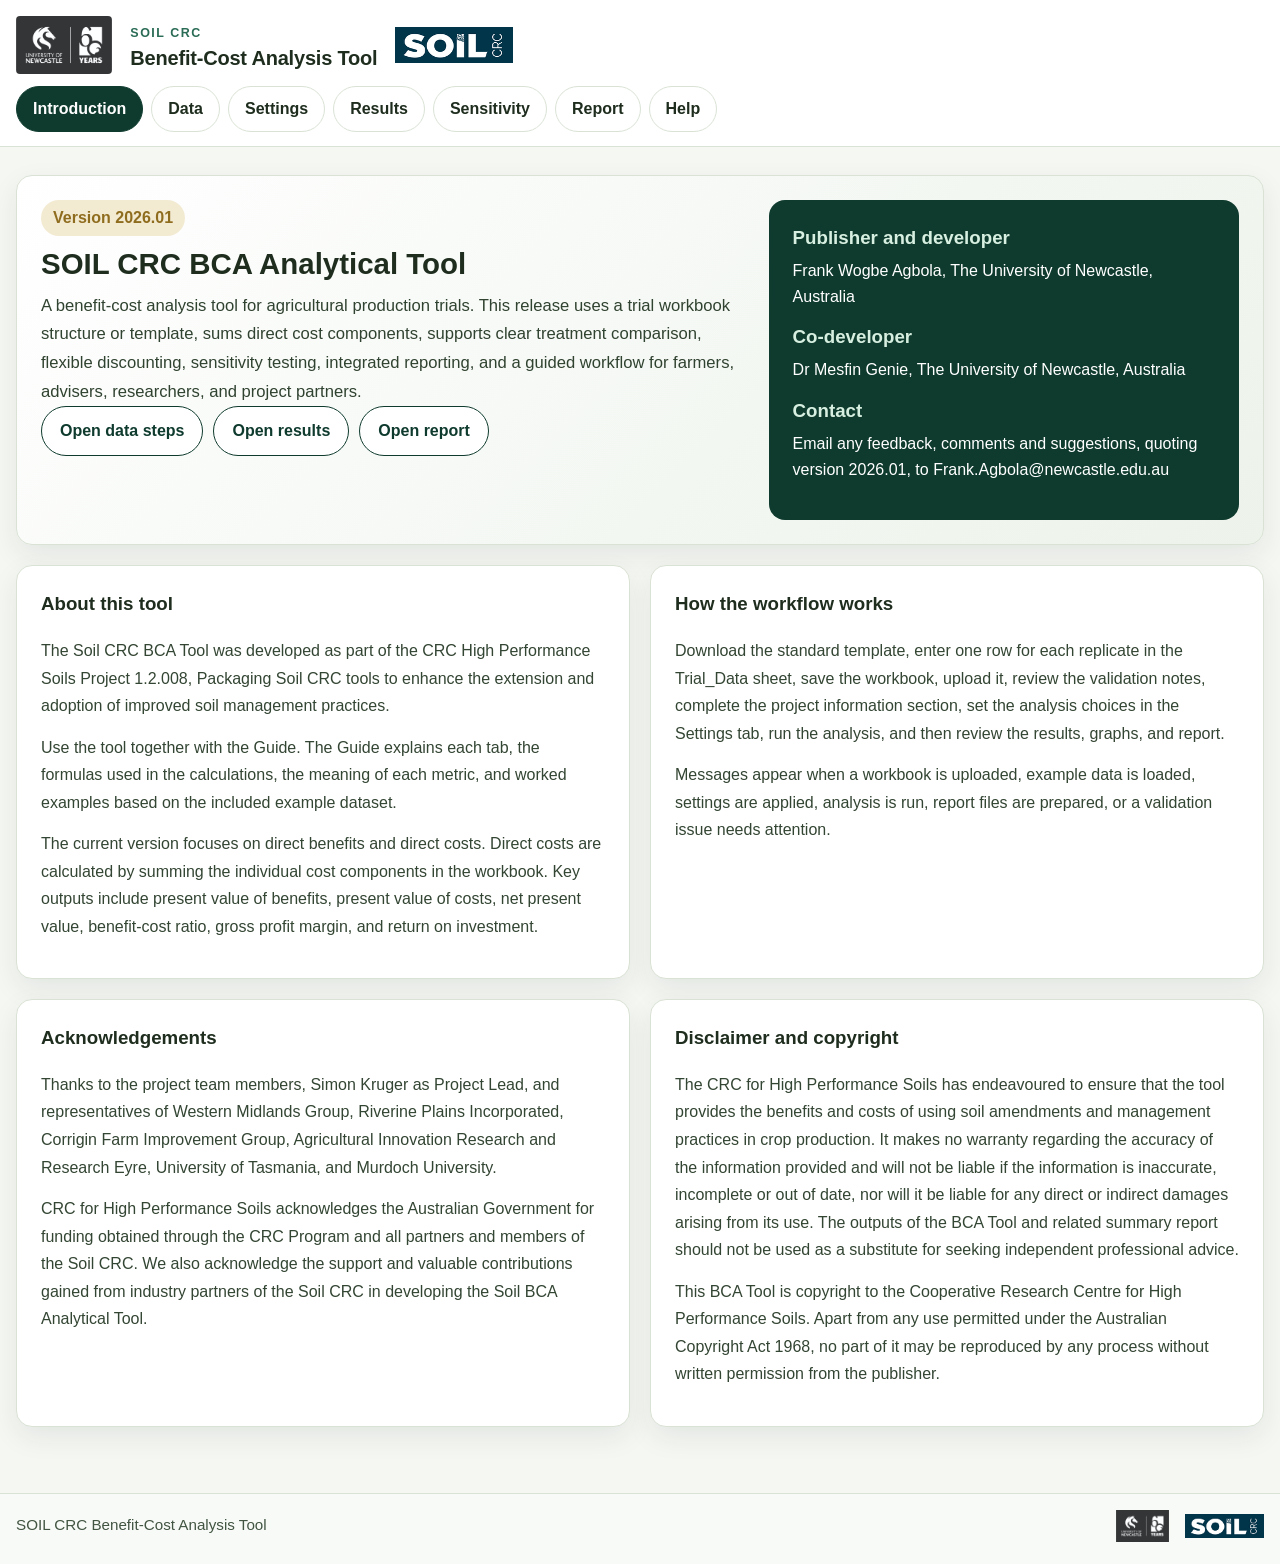
<file: index.html>
<!doctype html>
<html lang="en">
<head>
  <meta charset="utf-8" />
  <meta name="viewport" content="width=device-width, initial-scale=1" />
  <title>SOIL CRC Benefit-Cost Analysis Tool</title>
  <link rel="stylesheet" href="styles.css" />
</head>
<body>
  <div class="toast-stack" id="toastStack" aria-live="polite" aria-atomic="true"></div>

  <header class="site-header">
    <div class="container header-shell">
      <div class="brand-wrap">
        <img src="logo_university_newcastle.jpg" alt="University of Newcastle logo" class="brand-logo brand-logo-uon">
        <div class="brand-copy">
          <div class="eyebrow">SOIL CRC</div>
          <h1>Benefit-Cost Analysis Tool</h1>
        </div>
        <img src="logo_soil_crc.png" alt="SOIL CRC logo" class="brand-logo brand-logo-soil">
      </div>
    </div>
    <nav class="container tabs" aria-label="Primary tabs">
      <button class="tab active" data-tab="intro">Introduction</button>
      <button class="tab" data-tab="data">Data</button>
      <button class="tab" data-tab="settings">Settings</button>
      <button class="tab" data-tab="results">Results</button>
      <button class="tab" data-tab="sensitivity">Sensitivity</button>
      <button class="tab" data-tab="report">Report</button>
      <button class="tab" data-tab="help">Help</button>
    </nav>
  </header>

  <main class="container main-area">
    <section id="tab-intro" class="panel active">
      <div class="hero card intro-hero">
        <div class="hero-left">
          <div class="hero-badge">Version 2026.01</div>
          <h2>SOIL CRC BCA Analytical Tool</h2>
          <p class="lead">A benefit-cost analysis tool for agricultural production trials. This release uses a trial workbook structure or template, sums direct cost components, supports clear treatment comparison, flexible discounting, sensitivity testing, integrated reporting, and a guided workflow for farmers, advisers, researchers, and project partners.</p>
          <div class="hero-actions">
            <button class="btn btn-ghost jump" data-target="data" type="button">Open data steps</button>
            <button class="btn btn-ghost jump" data-target="results" type="button">Open results</button>
            <button class="btn btn-ghost jump" data-target="report" type="button">Open report</button>
          </div>
        </div>
        <div class="hero-right">
          <div class="cover-panel">
            <h3>Publisher and developer</h3>
            <p>Frank Wogbe Agbola, The University of Newcastle, Australia</p>
            <h3>Co-developer</h3>
            <p>Dr Mesfin Genie, The University of Newcastle, Australia</p>
            <h3>Contact</h3>
            <p>Email any feedback, comments and suggestions, quoting version 2026.01, to Frank.Agbola@newcastle.edu.au</p>
          </div>
        </div>
      </div>

      <div class="grid two">
        <article class="card prose">
          <h3>About this tool</h3>
          <p>The Soil CRC BCA Tool was developed as part of the CRC High Performance Soils Project 1.2.008, Packaging Soil CRC tools to enhance the extension and adoption of improved soil management practices.</p>
          <p>Use the tool together with the Guide. The Guide explains each tab, the formulas used in the calculations, the meaning of each metric, and worked examples based on the included example dataset.</p>
          <p>The current version focuses on direct benefits and direct costs. Direct costs are calculated by summing the individual cost components in the workbook. Key outputs include present value of benefits, present value of costs, net present value, benefit-cost ratio, gross profit margin, and return on investment.</p>
        </article>
        <article class="card prose">
          <h3>How the workflow works</h3>
          <p>Download the standard template, enter one row for each replicate in the Trial_Data sheet, save the workbook, upload it, review the validation notes, complete the project information section, set the analysis choices in the Settings tab, run the analysis, and then review the results, graphs, and report.</p>
          <p>Messages appear when a workbook is uploaded, example data is loaded, settings are applied, analysis is run, report files are prepared, or a validation issue needs attention.</p>
        </article>
      </div>

      <div class="grid two">
        <article class="card prose">
          <h3>Acknowledgements</h3>
          <p>Thanks to the project team members, Simon Kruger as Project Lead, and representatives of Western Midlands Group, Riverine Plains Incorporated, Corrigin Farm Improvement Group, Agricultural Innovation Research and Research Eyre, University of Tasmania, and Murdoch University.</p>
          <p>CRC for High Performance Soils acknowledges the Australian Government for funding obtained through the CRC Program and all partners and members of the Soil CRC. We also acknowledge the support and valuable contributions gained from industry partners of the Soil CRC in developing the Soil BCA Analytical Tool.</p>
        </article>
        <article class="card prose">
          <h3>Disclaimer and copyright</h3>
          <p>The CRC for High Performance Soils has endeavoured to ensure that the tool provides the benefits and costs of using soil amendments and management practices in crop production. It makes no warranty regarding the accuracy of the information provided and will not be liable if the information is inaccurate, incomplete or out of date, nor will it be liable for any direct or indirect damages arising from its use. The outputs of the BCA Tool and related summary report should not be used as a substitute for seeking independent professional advice.</p>
          <p>This BCA Tool is copyright to the Cooperative Research Centre for High Performance Soils. Apart from any use permitted under the Australian Copyright Act 1968, no part of it may be reproduced by any process without written permission from the publisher.</p>
        </article>
      </div>
    </section>

    <section id="tab-data" class="panel">
      <div class="card">
        <div class="section-head">
          <div>
            <h2>Data upload and project information</h2>
            <p class="subtle">Complete these steps in order. The same project information is used at the start of the report.</p>
          </div>
          <div class="section-actions">
            <a class="btn btn-ghost" href="soil_crc_bca_template.xlsx" download id="downloadTemplateBtn" title="Download the standard Excel template">Download template</a>
            <button class="btn" id="openUploadBtn" type="button" title="Upload a completed Excel workbook">Upload workbook</button>
            <button class="btn btn-ghost" id="loadExampleBtn" type="button" title="Load the included example workbook and pre-fill the tool">Load example data</button>
            <input id="fileInput" type="file" accept=".xlsx" hidden />
          </div>
        </div>

        <div class="grid four step-grid">
          <div class="step card soft"><span class="step-no">1</span><h3>Download the template</h3><p>Use the official Excel file supplied with this tool. It contains the Trial_Data sheet and a data dictionary sheet to help with data entry.</p></div>
          <div class="step card soft"><span class="step-no">2</span><h3>Fill one row per replicate</h3><p>Each replicate should have its own row. Keep amendment names and treatment IDs consistent across replicates. The control is identified from the control treatment row in the workbook.</p></div>
          <div class="step card soft"><span class="step-no">3</span><h3>Save and upload</h3><p>Save the completed file before uploading it back into the tool. This helps avoid incomplete workbook errors.</p></div>
          <div class="step card soft"><span class="step-no">4</span><h3>Complete project details</h3><p>Enter the project details below so they can appear in the report and in the Word or PDF-ready export.</p></div>
        </div>

        <div class="upload-box">
          <button class="upload-tile" id="uploadTile" type="button" title="Click to upload your completed Excel workbook">
            <strong>Upload completed workbook</strong>
            <span>Click to choose the Excel workbook you have completed.</span>
          </button>
          <div id="uploadStatus" class="status neutral">No workbook uploaded yet.</div>
        </div>
      </div>

      <div class="grid two">
        <article class="card">
          <h3>Workbook summary</h3>
          <div class="metrics-grid mini">
            <div class="metric"><span>Workbook</span><strong id="workbookName">-</strong></div>
            <div class="metric"><span>Sheet used</span><strong id="sheetName">-</strong></div>
            <div class="metric"><span>Rows</span><strong id="rowsCount">-</strong></div>
            <div class="metric"><span>Treatments</span><strong id="treatmentsCount">-</strong></div>
            <div class="metric"><span>Control rows</span><strong id="controlsCount">-</strong></div>
            <div class="metric"><span>Rows with yield</span><strong id="yieldCount">-</strong></div>
          </div>
          <div id="validationBox" class="message info">Upload a workbook to see validation messages.</div>
        </article>
        <article class="card prose">
          <h3>What the tool checks</h3>
          <p><span class="tip" data-tip="The workbook should contain a Trial_Data sheet and the standard header row.">Template structure</span> The workbook should contain the standard Trial_Data layout.</p>
          <p><span class="tip" data-tip="Treatment names should be consistent across replicate rows for the same treatment.">Treatment consistency</span> Treatment names, IDs and control flags should be filled in clearly.</p>
          <p><span class="tip" data-tip="The tool uses the main direct cost components reported in the workbook, such as seed, total labour, total machinery, fertiliser, pesticides, fuel, marketing, repairs and maintenance, support services, electricity, water, insurance services, overheads, interest paid on loans, structure maintenance, and other costs.">Costs</span> Yield and direct cost values should be numeric where they are provided.</p>
          <p><span class="tip" data-tip="A control is needed so the tool can compare treatments against a reference practice.">Control rows</span> At least one control row should be present for the control treatment.</p>
        </article>
      </div>

      <div class="card">
        <div class="section-head">
          <div>
            <h3>Project details for the report</h3>
            <p class="subtle">These fields are shown at the beginning of the report and help tailor the narrative to the project.</p>
          </div>
        </div>
        <div class="form-grid wide-grid">
          <label><span>Name of project</span><input id="projectName" type="text" placeholder="Enter the project name" /></label>
          <label><span>Name of collaborators</span><input id="collaborators" type="text" placeholder="Enter the collaborators or project team" /></label>
          <label><span>Funding agency</span><input id="fundingAgency" type="text" placeholder="Enter the funding agency" /></label>
          <label class="full"><span>Project summary (up to 100 words)</span><textarea id="projectSummary" rows="4" maxlength="800" placeholder="Summarise the project purpose, trial focus, and intended use of the results."></textarea></label>
          <label class="full"><span>Brief description of methodology of project (site description, duration of project or field trial, agronomic and management practices, up to 200 words)</span><textarea id="projectMethodology" rows="6" maxlength="1600" placeholder="Describe the trial site, duration, treatments, agronomic management, and other practical details that should appear in the report."></textarea></label>
        </div>
      </div>

      <div class="card">
        <div class="section-head">
          <div>
            <h3>Data preview</h3>
            <p class="subtle">The first cleaned rows from the uploaded workbook are shown below.</p>
          </div>
          <div class="section-actions">
            <button class="btn btn-ghost" id="downloadCsvBtn" type="button" disabled title="Download the cleaned data used by the tool as a CSV file">Download cleaned CSV</button>
          </div>
        </div>
        <div class="table-wrap"><table id="previewTable"><thead></thead><tbody></tbody></table></div>
      </div>
    </section>

    <section id="tab-settings" class="panel">
      <div class="grid two">
        <div class="card">
          <h2>Settings</h2>
          <div class="form-grid">
            <label><span>Grain price ($ per tonne)</span><input id="grainPrice" type="number" value="500" step="0.01" /></label>
            <label><span>Analysis period (years)</span><input id="analysisYears" type="number" value="10" min="1" step="1" /></label>
            <label><span>Discounting mode</span><select id="discountMode"><option value="constant">Constant rate</option><option value="increasing">Increasing rate</option><option value="declining">Declining rate</option></select></label>
            <label><span>Initial annual discount rate (%)</span><input id="discountInitial" type="number" value="5" step="0.1" /></label>
            <label><span>Later annual discount rate (%)</span><input id="discountLater" type="number" value="3" step="0.1" /></label>
            <label><span>Switch year</span><input id="discountSwitchYear" type="number" value="5" min="1" step="1" /></label>
          </div>
          <div class="settings-actions">
            <button class="btn" id="applySettingsBtn" type="button" title="Apply the current analysis settings and update the tool">Apply settings</button>
          </div>
          <div id="settingsStatus" class="message info" aria-live="polite">Current settings are shown above. Click Apply settings to confirm and refresh the analysis.</div>
        </div>
        <div class="card prose">
          <h3>How discounting is applied</h3>
          <p><span class="tip" data-tip="A constant rate uses the same annual discount rate for every year in the analysis period.">Constant rate</span> The same discount rate is used for every year.</p>
          <p><span class="tip" data-tip="An increasing schedule applies the initial rate up to the switch year and the later rate after that point.">Increasing rate</span> The initial rate applies first, then the later rate applies after the switch year.</p>
          <p><span class="tip" data-tip="A declining schedule also uses the switch year, but the later rate is lower than the initial rate.">Declining rate</span> This works in the same way, but with a lower later rate after the switch year.</p>
          <div class="logic-box" id="discountLabelBox">The active discount schedule will be shown here after analysis is run.</div>
        </div>
      </div>
    </section>

    <section id="tab-results" class="panel">
      <div class="card">
        <div class="section-head">
          <div>
            <h2>Results</h2>
            <p class="subtle">Choose the comparison mode, then run the analysis. The full table below reports all treatment results.</p>
          </div>
          <div class="section-actions">
            <button class="btn" id="runBtn" type="button" title="Calculate rankings, comparisons and headline metrics">Run Benefit-Cost Analysis</button>
            <button class="btn btn-ghost jump" data-target="report" id="reportAllBtn" type="button" title="Open the report tab with all treatment results">Report all treatment results</button>
          </div>
        </div>
        <div class="mode-row">
          <label><input type="radio" name="compareMode" value="control" checked /> Compare selected treatment against control</label>
          <label><input type="radio" name="compareMode" value="side" /> Compare two treatments side by side</label>
        </div>
        <div id="compareControlPanel" class="selector-grid">
          <label><span>Reference control</span><select id="controlSelect"></select></label>
          <label><span>Treatment to compare</span><select id="treatmentSelect"></select></label>
        </div>
        <div id="compareSidePanel" class="selector-grid hidden">
          <label><span>First treatment</span><select id="sideTreatmentA"></select></label>
          <label><span>Second treatment</span><select id="sideTreatmentB"></select></label>
        </div>
        <div id="sameTreatmentWarning" class="message warning hidden">Please choose two different treatments for side by side comparison.</div>
      </div>

      <div class="grid three results-grid">
        <div class="card metric-card"><span>Present value of benefits</span><strong id="pvBenefits">-</strong></div>
        <div class="card metric-card"><span>Present value of costs</span><strong id="pvCosts">-</strong></div>
        <div class="card metric-card"><span>Net present value</span><strong id="npvValue">-</strong></div>
        <div class="card metric-card"><span>Benefit-cost ratio</span><strong id="bcrValue">-</strong></div>
        <div class="card metric-card"><span>Gross profit margin</span><strong id="gpmValue">-</strong></div>
        <div class="card metric-card"><span>Return on investment</span><strong id="roiValue">-</strong></div>
        <div class="card metric-card"><span>Difference versus control</span><strong id="deltaValue">-</strong></div>
      </div>

      <div class="grid two">
        <div class="card"><h3>Headline interpretation</h3><p id="headlineSummary" class="summary-box">Upload data and run the analysis to view the headline interpretation.</p></div>
        <div class="card"><h3>Comparison details</h3><div class="table-wrap compact"><div id="comparisonDetails"></div></div></div>
      </div>

      <div class="card">
        <h3>Treatment ranking</h3>
        <div class="table-wrap compact"><table id="rankingTable"><thead><tr><th>Rank</th><th>Treatment</th><th>Average yield (t/ha)</th><th>Average direct costs ($/ha)</th><th>PV benefits ($/ha)</th><th>PV costs ($/ha)</th><th>NPV ($/ha)</th><th>BCR</th><th>Gross profit margin (%)</th><th>ROI (%)</th><th>Difference versus control ($/ha)</th></tr></thead><tbody></tbody></table></div>
      </div>

      <div class="grid two chart-grid">
        <div class="card"><h3>BCR graph</h3><div id="chartBcr" class="chart-box"></div></div>
        <div class="card"><h3>NPV graph</h3><div id="chartNpv" class="chart-box"></div></div>
        <div class="card"><h3>NPV difference from control</h3><div id="chartDelta" class="chart-box"></div></div>
        <div class="card"><h3>Gross profit margin graph</h3><div id="chartGpm" class="chart-box"></div></div>
        <div class="card"><h3>ROI graph</h3><div id="chartRoi" class="chart-box"></div></div>
      </div>
    </section>

    <section id="tab-sensitivity" class="panel">
      <div class="card">
        <div class="section-head">
          <div>
            <h2>Sensitivity analysis</h2>
            <p class="subtle">Enter alternative values directly to test how the selected treatment responds.</p>
          </div>
          <div class="section-actions"><button class="btn" id="runSensitivityBtn" type="button">Update sensitivity</button></div>
        </div>
        <div class="table-wrap">
          <table class="settings-table">
            <thead><tr><th>Scenario</th><th>Discount rate (%)</th><th>Grain price ($/t)</th><th>Benefits change (%)</th><th>Costs change (%)</th></tr></thead>
            <tbody>
              <tr><td>Scenario 1</td><td><input id="s1Rate" type="number" value="3" step="0.1" /></td><td><input id="s1Price" type="number" value="500" step="0.01" /></td><td><input id="s1Benefit" type="number" value="0" step="0.1" /></td><td><input id="s1Cost" type="number" value="0" step="0.1" /></td></tr>
              <tr><td>Scenario 2</td><td><input id="s2Rate" type="number" value="5" step="0.1" /></td><td><input id="s2Price" type="number" value="550" step="0.01" /></td><td><input id="s2Benefit" type="number" value="10" step="0.1" /></td><td><input id="s2Cost" type="number" value="10" step="0.1" /></td></tr>
              <tr><td>Scenario 3</td><td><input id="s3Rate" type="number" value="7" step="0.1" /></td><td><input id="s3Price" type="number" value="450" step="0.01" /></td><td><input id="s3Benefit" type="number" value="-10" step="0.1" /></td><td><input id="s3Cost" type="number" value="15" step="0.1" /></td></tr>
            </tbody>
          </table>
        </div>
      </div>
      <div class="card">
        <div class="table-wrap compact"><table id="sensitivityTable"><thead><tr><th>Scenario</th><th>Discount rate (%)</th><th>Grain price ($/t)</th><th>Benefits change (%)</th><th>Costs change (%)</th><th>PV benefits ($/ha)</th><th>PV costs ($/ha)</th><th>NPV ($/ha)</th><th>BCR</th><th>Gross profit margin (%)</th></tr></thead><tbody></tbody></table></div>
      </div>
    </section>

    <section id="tab-report" class="panel">
      <div class="grid two">
        <div class="card prose">
          <div class="section-head">
            <div>
              <h2>Report</h2>
              <p class="subtle">Part A reproduces the project information you entered in the Data tab. Part B combines the analysis with a narrative summary.</p>
            </div>
            <div class="section-actions">
              <button class="btn" id="downloadWordBtn" type="button">Download Word report</button>
              <button class="btn btn-ghost" id="openPdfReportBtn" type="button">Open PDF-ready report</button>
            </div>
          </div>
          <h3>Part A: Project summary</h3>
          <div id="reportProjectSummary" class="report-summary-box"></div>
        </div>
        <div class="card prose">
          <h3>Part B: Summary source</h3>
          <div class="form-grid single-grid report-form-grid">
            <label><span>AI access</span>
              <select id="aiAccessSelect">
                <option value="none">I do not have access to ChatGPT or Copilot</option>
                <option value="chatgpt">I have access to ChatGPT</option>
                <option value="copilot">I have access to Copilot</option>
              </select>
            </label>
            <label><span>Include logos at the bottom of the report</span>
              <select id="includeReportLogos">
                <option value="yes">Yes</option>
                <option value="no">No</option>
              </select>
            </label>
          </div>
          <p class="subtle">If you use ChatGPT or Copilot, open the prepared prompt, generate the narrative, then paste it back into the box below. If you do not have access, the tool can generate a local draft summary inside the report.</p>
          <div class="section-actions">
            <button class="btn" id="openChatGPTBtn" type="button">Open in ChatGPT</button>
            <button class="btn btn-ghost" id="openCopilotBtn" type="button">Open in Copilot</button>
            <button class="btn btn-ghost" id="copyPromptBtn" type="button">Copy prompt</button>
            <button class="btn btn-ghost" id="generateLocalSummaryBtn" type="button">Generate local summary</button>
            <button class="btn btn-ghost" id="refreshReportBtn" type="button">Refresh report preview</button>
          </div>
          <label class="full"><span>AI or local summary to include in the report</span><textarea id="reportNarrative" class="prompt-box" rows="14" spellcheck="true" placeholder="Paste the ChatGPT or Copilot summary here, or click Generate local summary."></textarea></label>
          <details>
            <summary>Prepared prompt</summary>
            <textarea id="aiPromptPreview" class="prompt-box prompt-small" spellcheck="false"></textarea>
          </details>
        </div>
      </div>

      <div class="card prose">
        <h3>Report preview</h3>
        <div id="reportPreview" class="report-preview"></div>
      </div>
    </section>

    <section id="tab-help" class="panel">
      <div class="card prose">
        <div class="section-head">
          <div>
            <h2>Help and FAQ</h2>
            <p class="subtle">Practical help for farmers, advisers, and other users.</p>
          </div>
          <div class="section-actions">
            <button class="btn" id="openGuideBtn" type="button" title="Open the full user guide in a new window">Open full guide</button>
          </div>
        </div>
        <details open><summary>Why are my results missing?</summary><p>Results usually remain empty when no workbook has been uploaded, when no control rows are present, or when yield and direct cost values are missing for the selected treatments.</p></details>
        <details><summary>Why is the ranking table empty?</summary><p>The ranking table is filled after you upload a workbook and click Run Benefit-Cost Analysis in the Results tab.</p></details>
        <details><summary>How should I structure the uploaded workbook?</summary><p>Use the standard template from this tool. Enter one row per replicate in the Trial_Data sheet. Keep treatment names consistent and save the file before uploading it back into the tool.</p></details>
        <details><summary>How are direct costs calculated?</summary><p>The tool sums the individual cost components in each replicate row, including seed, labour, machinery, fertiliser, chemical, fuel, marketing, repairs, support services, electricity, water, insurance, overheads, interest paid on loans, structure maintenance, and other direct costs. The reported total farm cost column is shown in the workbook for reference only.</p></details>
        <details><summary>What do the outputs mean?</summary><p>Net present value shows benefits minus costs after discounting. Benefit-cost ratio compares discounted benefits with discounted costs. Gross profit margin shows the share of discounted benefits remaining after discounted costs are deducted. Return on investment shows net gains relative to discounted costs.</p></details>
        <details><summary>How do the two comparison modes differ?</summary><p>The first mode compares a selected treatment against the control. The second mode compares any two treatments side by side. A warning appears if the same treatment is selected twice.</p></details>
      </div>
    </section>
  </main>

  <footer class="site-footer">
    <div class="container footer-row">
      <div>SOIL CRC Benefit-Cost Analysis Tool</div>
      <div class="footer-logos">
        <img src="logo_university_newcastle.jpg" alt="" class="footer-logo footer-logo-uon">
        <img src="logo_soil_crc.png" alt="" class="footer-logo footer-logo-soil">
      </div>
    </div>
  </footer>

  <script src="app.js"></script>
</body>
</html>
</file>
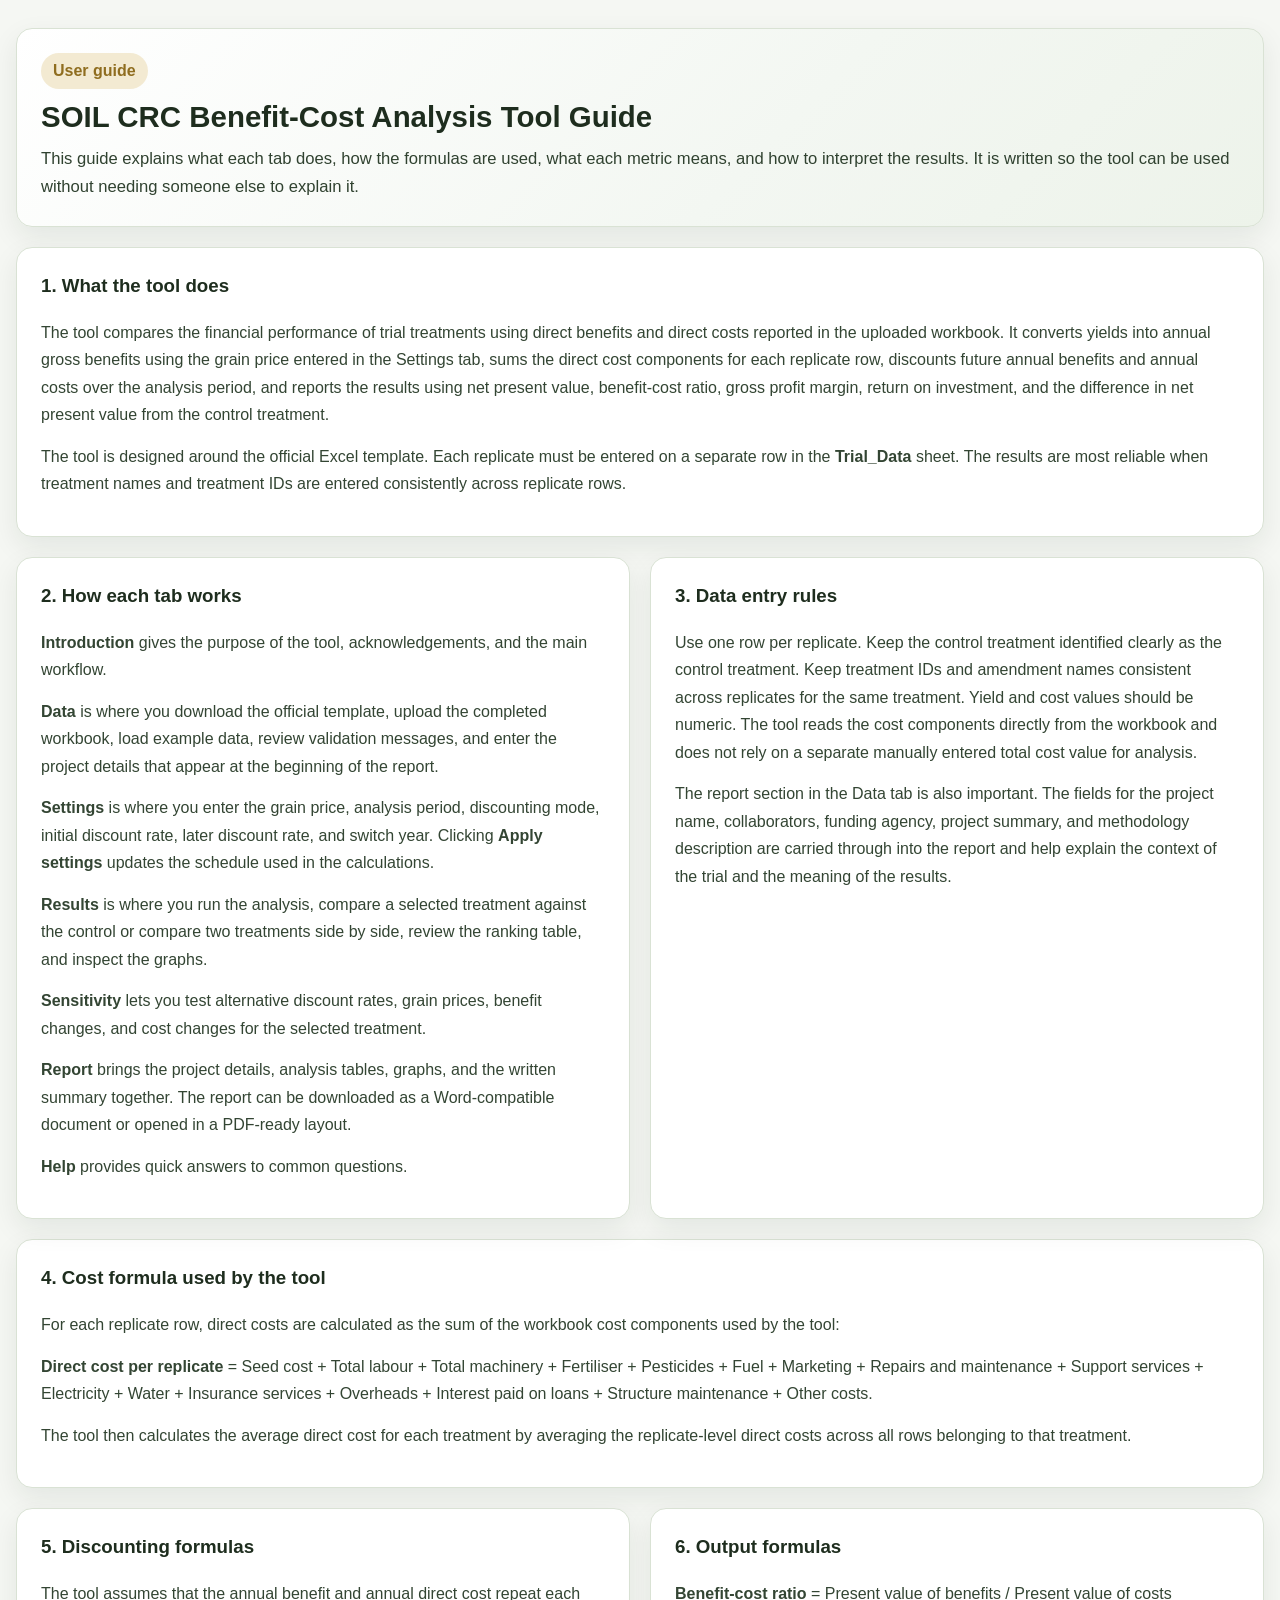
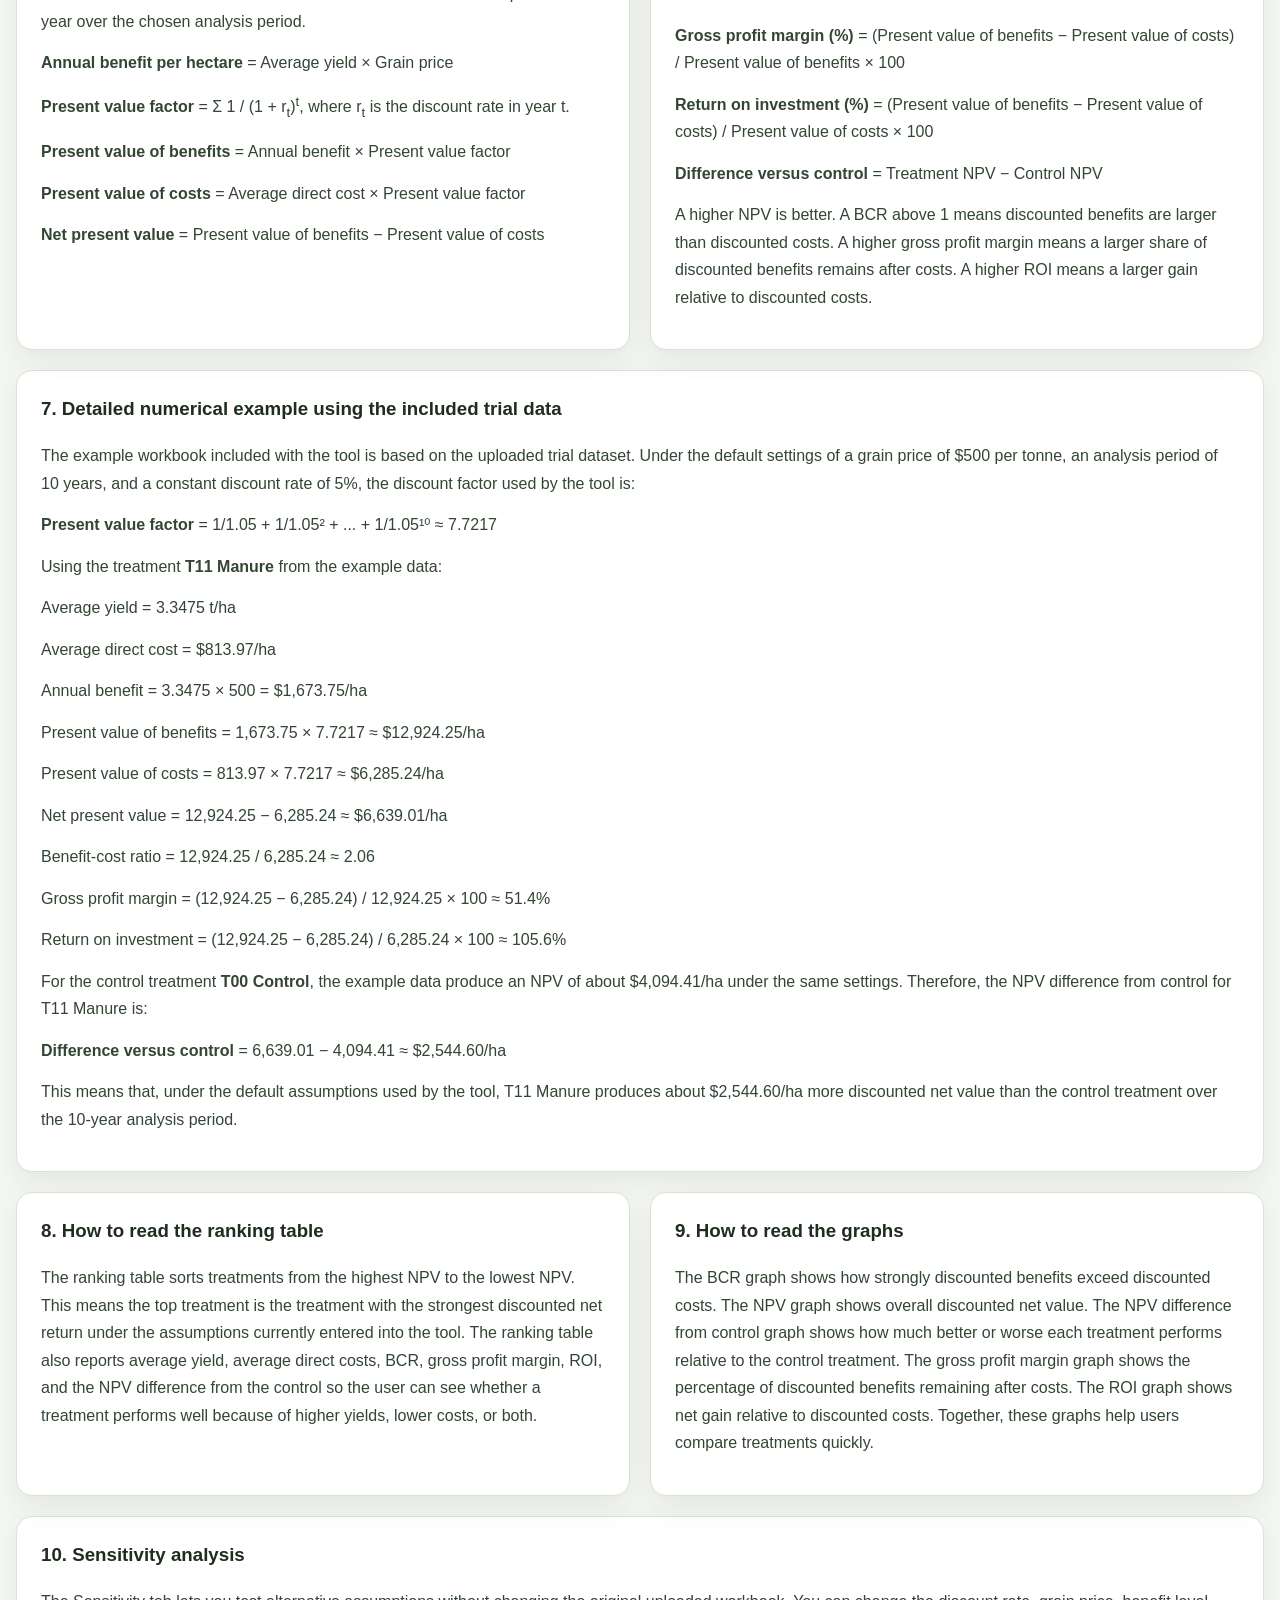
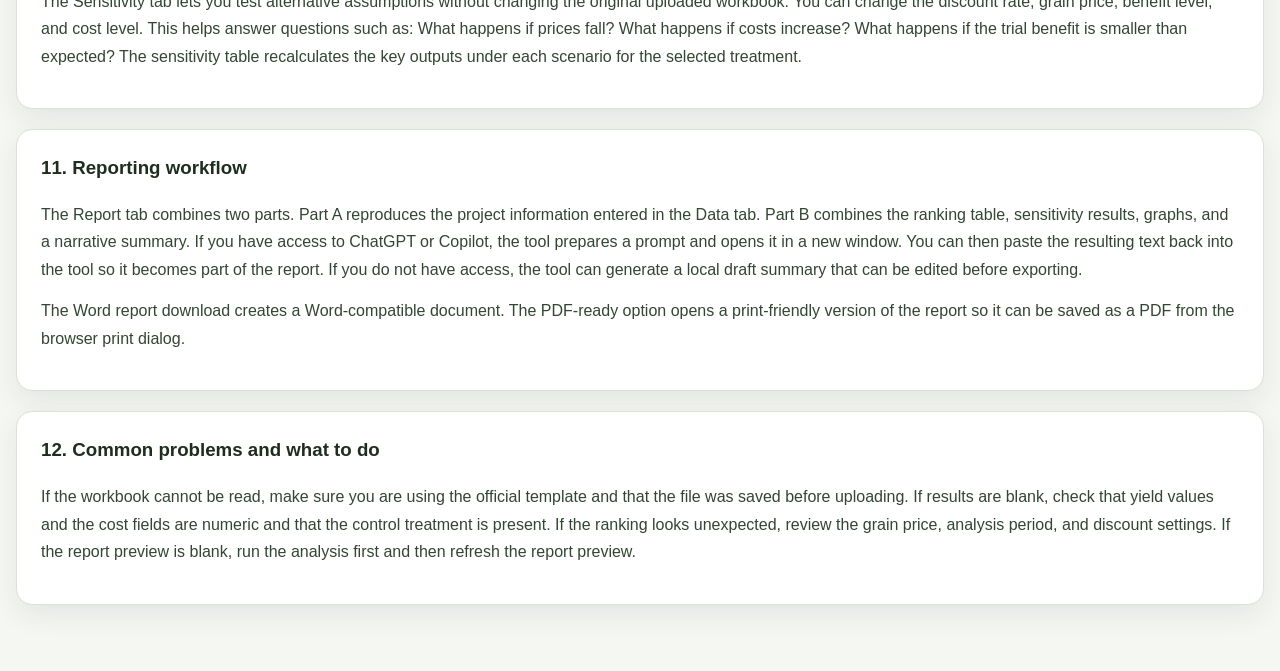
<file: guide.html>
<!doctype html>
<html lang="en">
<head>
  <meta charset="utf-8">
  <meta name="viewport" content="width=device-width, initial-scale=1">
  <title>SOIL CRC BCA Tool Guide</title>
  <link rel="stylesheet" href="styles.css">
</head>
<body class="guide-page">
  <main class="container main-area">
    <section class="card hero">
      <div>
        <div class="hero-badge">User guide</div>
        <h2>SOIL CRC Benefit-Cost Analysis Tool Guide</h2>
        <p class="lead">This guide explains what each tab does, how the formulas are used, what each metric means, and how to interpret the results. It is written so the tool can be used without needing someone else to explain it.</p>
      </div>
    </section>

    <section class="card prose">
      <h3>1. What the tool does</h3>
      <p>The tool compares the financial performance of trial treatments using direct benefits and direct costs reported in the uploaded workbook. It converts yields into annual gross benefits using the grain price entered in the Settings tab, sums the direct cost components for each replicate row, discounts future annual benefits and annual costs over the analysis period, and reports the results using net present value, benefit-cost ratio, gross profit margin, return on investment, and the difference in net present value from the control treatment.</p>
      <p>The tool is designed around the official Excel template. Each replicate must be entered on a separate row in the <strong>Trial_Data</strong> sheet. The results are most reliable when treatment names and treatment IDs are entered consistently across replicate rows.</p>
    </section>

    <section class="grid two">
      <article class="card prose">
        <h3>2. How each tab works</h3>
        <p><strong>Introduction</strong> gives the purpose of the tool, acknowledgements, and the main workflow.</p>
        <p><strong>Data</strong> is where you download the official template, upload the completed workbook, load example data, review validation messages, and enter the project details that appear at the beginning of the report.</p>
        <p><strong>Settings</strong> is where you enter the grain price, analysis period, discounting mode, initial discount rate, later discount rate, and switch year. Clicking <strong>Apply settings</strong> updates the schedule used in the calculations.</p>
        <p><strong>Results</strong> is where you run the analysis, compare a selected treatment against the control or compare two treatments side by side, review the ranking table, and inspect the graphs.</p>
        <p><strong>Sensitivity</strong> lets you test alternative discount rates, grain prices, benefit changes, and cost changes for the selected treatment.</p>
        <p><strong>Report</strong> brings the project details, analysis tables, graphs, and the written summary together. The report can be downloaded as a Word-compatible document or opened in a PDF-ready layout.</p>
        <p><strong>Help</strong> provides quick answers to common questions.</p>
      </article>
      <article class="card prose">
        <h3>3. Data entry rules</h3>
        <p>Use one row per replicate. Keep the control treatment identified clearly as the control treatment. Keep treatment IDs and amendment names consistent across replicates for the same treatment. Yield and cost values should be numeric. The tool reads the cost components directly from the workbook and does not rely on a separate manually entered total cost value for analysis.</p>
        <p>The report section in the Data tab is also important. The fields for the project name, collaborators, funding agency, project summary, and methodology description are carried through into the report and help explain the context of the trial and the meaning of the results.</p>
      </article>
    </section>

    <section class="card prose">
      <h3>4. Cost formula used by the tool</h3>
      <p>For each replicate row, direct costs are calculated as the sum of the workbook cost components used by the tool:</p>
      <p><strong>Direct cost per replicate</strong> = Seed cost + Total labour + Total machinery + Fertiliser + Pesticides + Fuel + Marketing + Repairs and maintenance + Support services + Electricity + Water + Insurance services + Overheads + Interest paid on loans + Structure maintenance + Other costs.</p>
      <p>The tool then calculates the average direct cost for each treatment by averaging the replicate-level direct costs across all rows belonging to that treatment.</p>
    </section>

    <section class="grid two">
      <article class="card prose">
        <h3>5. Discounting formulas</h3>
        <p>The tool assumes that the annual benefit and annual direct cost repeat each year over the chosen analysis period.</p>
        <p><strong>Annual benefit per hectare</strong> = Average yield × Grain price</p>
        <p><strong>Present value factor</strong> = Σ 1 / (1 + r<sub>t</sub>)<sup>t</sup>, where r<sub>t</sub> is the discount rate in year t.</p>
        <p><strong>Present value of benefits</strong> = Annual benefit × Present value factor</p>
        <p><strong>Present value of costs</strong> = Average direct cost × Present value factor</p>
        <p><strong>Net present value</strong> = Present value of benefits − Present value of costs</p>
      </article>
      <article class="card prose">
        <h3>6. Output formulas</h3>
        <p><strong>Benefit-cost ratio</strong> = Present value of benefits / Present value of costs</p>
        <p><strong>Gross profit margin (%)</strong> = (Present value of benefits − Present value of costs) / Present value of benefits × 100</p>
        <p><strong>Return on investment (%)</strong> = (Present value of benefits − Present value of costs) / Present value of costs × 100</p>
        <p><strong>Difference versus control</strong> = Treatment NPV − Control NPV</p>
        <p>A higher NPV is better. A BCR above 1 means discounted benefits are larger than discounted costs. A higher gross profit margin means a larger share of discounted benefits remains after costs. A higher ROI means a larger gain relative to discounted costs.</p>
      </article>
    </section>

    <section class="card prose">
      <h3>7. Detailed numerical example using the included trial data</h3>
      <p>The example workbook included with the tool is based on the uploaded trial dataset. Under the default settings of a grain price of $500 per tonne, an analysis period of 10 years, and a constant discount rate of 5%, the discount factor used by the tool is:</p>
      <p><strong>Present value factor</strong> = 1/1.05 + 1/1.05² + ... + 1/1.05¹⁰ ≈ 7.7217</p>
      <p>Using the treatment <strong>T11 Manure</strong> from the example data:</p>
      <p>Average yield = 3.3475 t/ha</p>
      <p>Average direct cost = $813.97/ha</p>
      <p>Annual benefit = 3.3475 × 500 = $1,673.75/ha</p>
      <p>Present value of benefits = 1,673.75 × 7.7217 ≈ $12,924.25/ha</p>
      <p>Present value of costs = 813.97 × 7.7217 ≈ $6,285.24/ha</p>
      <p>Net present value = 12,924.25 − 6,285.24 ≈ $6,639.01/ha</p>
      <p>Benefit-cost ratio = 12,924.25 / 6,285.24 ≈ 2.06</p>
      <p>Gross profit margin = (12,924.25 − 6,285.24) / 12,924.25 × 100 ≈ 51.4%</p>
      <p>Return on investment = (12,924.25 − 6,285.24) / 6,285.24 × 100 ≈ 105.6%</p>
      <p>For the control treatment <strong>T00 Control</strong>, the example data produce an NPV of about $4,094.41/ha under the same settings. Therefore, the NPV difference from control for T11 Manure is:</p>
      <p><strong>Difference versus control</strong> = 6,639.01 − 4,094.41 ≈ $2,544.60/ha</p>
      <p>This means that, under the default assumptions used by the tool, T11 Manure produces about $2,544.60/ha more discounted net value than the control treatment over the 10-year analysis period.</p>
    </section>

    <section class="grid two">
      <article class="card prose">
        <h3>8. How to read the ranking table</h3>
        <p>The ranking table sorts treatments from the highest NPV to the lowest NPV. This means the top treatment is the treatment with the strongest discounted net return under the assumptions currently entered into the tool. The ranking table also reports average yield, average direct costs, BCR, gross profit margin, ROI, and the NPV difference from the control so the user can see whether a treatment performs well because of higher yields, lower costs, or both.</p>
      </article>
      <article class="card prose">
        <h3>9. How to read the graphs</h3>
        <p>The BCR graph shows how strongly discounted benefits exceed discounted costs. The NPV graph shows overall discounted net value. The NPV difference from control graph shows how much better or worse each treatment performs relative to the control treatment. The gross profit margin graph shows the percentage of discounted benefits remaining after costs. The ROI graph shows net gain relative to discounted costs. Together, these graphs help users compare treatments quickly.</p>
      </article>
    </section>

    <section class="card prose">
      <h3>10. Sensitivity analysis</h3>
      <p>The Sensitivity tab lets you test alternative assumptions without changing the original uploaded workbook. You can change the discount rate, grain price, benefit level, and cost level. This helps answer questions such as: What happens if prices fall? What happens if costs increase? What happens if the trial benefit is smaller than expected? The sensitivity table recalculates the key outputs under each scenario for the selected treatment.</p>
    </section>

    <section class="card prose">
      <h3>11. Reporting workflow</h3>
      <p>The Report tab combines two parts. Part A reproduces the project information entered in the Data tab. Part B combines the ranking table, sensitivity results, graphs, and a narrative summary. If you have access to ChatGPT or Copilot, the tool prepares a prompt and opens it in a new window. You can then paste the resulting text back into the tool so it becomes part of the report. If you do not have access, the tool can generate a local draft summary that can be edited before exporting.</p>
      <p>The Word report download creates a Word-compatible document. The PDF-ready option opens a print-friendly version of the report so it can be saved as a PDF from the browser print dialog.</p>
    </section>

    <section class="card prose">
      <h3>12. Common problems and what to do</h3>
      <p>If the workbook cannot be read, make sure you are using the official template and that the file was saved before uploading. If results are blank, check that yield values and the cost fields are numeric and that the control treatment is present. If the ranking looks unexpected, review the grain price, analysis period, and discount settings. If the report preview is blank, run the analysis first and then refresh the report preview.</p>
    </section>
  </main>
</body>
</html>
</file>
<file: styles.css>
:root {
  --bg: #f5f7f3;
  --surface: #ffffff;
  --surface-soft: #f0f4ee;
  --surface-alt: #f8faf7;
  --text: #1e2d1e;
  --muted: #516451;
  --line: #d9e2d4;
  --green-900: #0f3b2e;
  --green-800: #1f5c49;
  --green-700: #2b6c56;
  --green-100: #dfeadf;
  --gold-100: #f3ead2;
  --gold-500: #8f6d1f;
  --warning: #8a6500;
  --warning-bg: #fff7dd;
  --info: #225a7a;
  --info-bg: #eef7fb;
  --ok: #235f35;
  --ok-bg: #edf8ef;
  --shadow: 0 10px 28px rgba(10, 38, 20, 0.08);
  --radius: 16px;
}
* { box-sizing: border-box; }
html { scroll-behavior: smooth; }
body {
  margin: 0;
  font-family: Arial, Helvetica, sans-serif;
  color: var(--text);
  background: var(--bg);
  line-height: 1.5;
}
a { color: var(--green-800); text-decoration: none; }
a:hover { text-decoration: underline; }
.container { width: min(1320px, calc(100% - 32px)); margin: 0 auto; }
.site-header {
  position: sticky;
  top: 0;
  z-index: 40;
  background: rgba(255,255,255,0.97);
  border-bottom: 1px solid var(--line);
  backdrop-filter: blur(10px);
}
.header-shell {
  display: flex;
  align-items: center;
  justify-content: space-between;
  gap: 20px;
  padding: 16px 0 12px;
}
.brand-wrap {
  display: flex;
  align-items: center;
  gap: 18px;
  min-width: 0;
}
.brand-logo { display: block; object-fit: contain; }
.brand-logo-uon {
  height: 58px;
  width: auto;
  border-radius: 4px;
}
.brand-logo-soil {
  height: 36px;
  width: auto;
  image-rendering: auto;
}
.brand-copy h1 {
  margin: 2px 0 0;
  font-size: clamp(1.25rem, 1.5vw, 1.7rem);
  line-height: 1.15;
  font-weight: 700;
  letter-spacing: -0.01em;
}
.eyebrow {
  display: inline-block;
  margin-bottom: 2px;
  font-size: 0.78rem;
  text-transform: uppercase;
  letter-spacing: 0.12em;
  color: var(--green-700);
  font-weight: 700;
}
.top-actions, .section-actions, .hero-actions {
  display: flex;
  flex-wrap: wrap;
  align-items: center;
  gap: 10px;
}
.tabs {
  display: flex;
  gap: 8px;
  overflow-x: auto;
  padding: 0 0 14px;
}
.tab {
  appearance: none;
  border: 1px solid var(--line);
  background: var(--surface);
  color: var(--text);
  border-radius: 999px;
  padding: 10px 16px;
  font-weight: 700;
  cursor: pointer;
  white-space: nowrap;
}
.tab.active, .tab:hover {
  background: var(--green-900);
  color: #fff;
  border-color: var(--green-900);
}
.main-area { padding: 28px 0 46px; }
.panel { display: none; }
.panel.active { display: block; }
.card {
  background: var(--surface);
  border: 1px solid var(--line);
  border-radius: var(--radius);
  box-shadow: var(--shadow);
  padding: 24px;
  margin-bottom: 20px;
}
.soft {
  background: var(--surface-alt);
  box-shadow: none;
}
.hero {
  display: grid;
  grid-template-columns: 1.2fr .8fr;
  gap: 22px;
  background: linear-gradient(135deg, #ffffff 0%, #f3f7f2 60%, #edf3ea 100%);
}
.hero-badge {
  display: inline-flex;
  align-items: center;
  padding: 6px 12px;
  border-radius: 999px;
  background: var(--gold-100);
  color: var(--gold-500);
  font-weight: 700;
  margin-bottom: 12px;
}
.hero h2 {
  margin: 0 0 12px;
  font-size: clamp(1.8rem, 2.3vw, 2.6rem);
  line-height: 1.08;
}
.lead {
  margin: 0;
  color: #304230;
  font-size: 1.04rem;
  line-height: 1.72;
}
.cover-panel {
  height: 100%;
  background: var(--green-900);
  color: #fff;
  border-radius: 16px;
  padding: 24px;
}
.cover-panel h3 { margin: 0 0 6px; color: #d7efe0; }
.cover-panel p { margin: 0 0 14px; line-height: 1.6; }
.grid { display: grid; gap: 20px; }
.grid.two { grid-template-columns: repeat(2, minmax(0,1fr)); }
.grid.four { grid-template-columns: repeat(4, minmax(0,1fr)); }
.results-grid { grid-template-columns: repeat(3, minmax(0,1fr)); }
.prose p { margin: 0 0 14px; line-height: 1.72; color: #334533; }
.prose h2, .prose h3, .section-head h2, .section-head h3 { margin-top: 0; }
.section-head {
  display: flex;
  align-items: flex-start;
  justify-content: space-between;
  gap: 16px;
  margin-bottom: 18px;
}
.subtle {
  margin: 6px 0 0;
  color: var(--muted);
}
.step-grid { margin-bottom: 18px; }
.step { padding: 18px; }
.step-no {
  width: 34px;
  height: 34px;
  display: grid;
  place-items: center;
  border-radius: 50%;
  background: var(--green-900);
  color: #fff;
  font-weight: 700;
  margin-bottom: 10px;
}
.upload-box { display: grid; gap: 14px; }
.upload-tile {
  width: 100%;
  padding: 24px;
  border-radius: 16px;
  border: 2px dashed #a8b9a4;
  background: #fafcf9;
  cursor: pointer;
  text-align: center;
}
.upload-tile strong {
  display: block;
  font-size: 1.05rem;
  margin-bottom: 8px;
}
.status {
  padding: 14px 16px;
  border-radius: 14px;
  font-weight: 700;
}
.status.neutral { background: #f3f5f2; color: #4d5d4d; }
.status.ok { background: var(--ok-bg); color: var(--ok); }
.status.warn { background: var(--warning-bg); color: var(--warning); }
.metrics-grid { display: grid; gap: 14px; }
.metrics-grid.mini { grid-template-columns: repeat(3, minmax(0,1fr)); }
.metric, .metric-card {
  background: var(--surface-alt);
  border: 1px solid var(--line);
  border-radius: 16px;
  padding: 16px;
}
.metric span, .metric-card span {
  display: block;
  color: var(--muted);
  font-size: 0.93rem;
  margin-bottom: 8px;
}
.metric strong { font-size: 1.16rem; line-height: 1.2; }
.metric-card strong {
  display: block;
  margin-top: 4px;
  font-size: 1.36rem;
  line-height: 1.16;
}
.form-grid, .selector-grid {
  display: grid;
  grid-template-columns: repeat(2, minmax(0,1fr));
  gap: 14px;
}
label {
  display: grid;
  gap: 8px;
  font-weight: 700;
}
label span {
  color: #334533;
  font-size: 0.95rem;
}
input, select, textarea, button { font: inherit; }
input, select, textarea {
  width: 100%;
  border: 1px solid #c9d5c5;
  border-radius: 12px;
  padding: 12px 14px;
  background: #fff;
  color: var(--text);
}
input:focus, select:focus, textarea:focus, button:focus {
  outline: 3px solid rgba(31,92,73,0.14);
  outline-offset: 1px;
}
.logic-box, .headline, .summary-box { line-height: 1.7; }
.logic-box {
  background: #f5f8f3;
  border: 1px solid var(--line);
  border-radius: 14px;
  padding: 16px;
  font-weight: 700;
}
.mode-row {
  display: flex;
  flex-wrap: wrap;
  gap: 18px;
  margin-bottom: 14px;
}
.mode-row label {
  display: flex;
  align-items: center;
  gap: 8px;
}
.mode-row input { width: auto; }
.table-wrap {
  overflow: auto;
  border: 1px solid var(--line);
  border-radius: 16px;
  background: #fff;
}
.compact { max-height: 440px; }
table {
  width: 100%;
  min-width: 760px;
  border-collapse: collapse;
}
th, td {
  padding: 12px 14px;
  border-bottom: 1px solid #e8eee5;
  text-align: left;
  vertical-align: top;
}
thead th {
  position: sticky;
  top: 0;
  z-index: 1;
  background: #eef3ec;
  font-size: 0.92rem;
}
tbody tr:nth-child(even) { background: #fbfcfb; }
.message {
  padding: 14px 16px;
  border-radius: 14px;
  line-height: 1.65;
}
.message.info { background: var(--info-bg); color: var(--info); }
.message.warning { background: var(--warning-bg); color: var(--warning); }
.hidden { display: none !important; }
.btn {
  appearance: none;
  border: none;
  border-radius: 999px;
  background: var(--green-800);
  color: #fff;
  font-weight: 700;
  padding: 12px 18px;
  cursor: pointer;
  box-shadow: 0 8px 20px rgba(21, 67, 47, 0.12);
}
.btn:hover {
  background: var(--green-900);
  text-decoration: none;
}
.btn-ghost {
  background: #fff;
  color: var(--green-900);
  border: 1px solid var(--green-900);
  box-shadow: none;
}
.btn-dark { background: #27342c; }
.prompt-box {
  min-height: 360px;
  resize: vertical;
}
.toast-stack {
  position: fixed;
  right: max(18px, env(safe-area-inset-right));
  bottom: max(18px, env(safe-area-inset-bottom));
  z-index: 9999;
  display: grid;
  gap: 10px;
  max-width: min(420px, calc(100vw - 36px));
  pointer-events: none;
}
.toast {
  background: var(--green-900);
  color: #fff;
  padding: 14px 16px;
  border-radius: 14px;
  box-shadow: var(--shadow);
  opacity: 0;
  transform: translateY(10px);
  transition: opacity .18s ease, transform .18s ease;
}
.toast.show {
  opacity: 1;
  transform: translateY(0);
}
.toast.hide {
  opacity: 0;
  transform: translateY(10px);
}
.toast.warn { background: #876200; }
.toast.info { background: #225a7a; }
.toast .title {
  font-weight: 700;
  margin-bottom: 4px;
}
@keyframes fadeIn {
  from { opacity: 0; transform: translateY(8px); }
  to { opacity: 1; transform: none; }
}
.tip {
  position: relative;
  border-bottom: 1px dotted var(--green-800);
  cursor: help;
}
.tip::after {
  content: attr(data-tip);
  position: absolute;
  left: 0;
  bottom: calc(100% + 10px);
  width: min(320px, 72vw);
  background: var(--green-900);
  color: #fff;
  padding: 10px 12px;
  border-radius: 12px;
  box-shadow: var(--shadow);
  opacity: 0;
  pointer-events: none;
  transform: translateY(6px);
  transition: .15s ease;
  font-weight: 400;
  font-size: 0.92rem;
  line-height: 1.5;
}
.tip:hover::after { opacity: 1; transform: none; }
details {
  border: 1px solid var(--line);
  border-radius: 14px;
  padding: 16px 18px;
  background: #fbfcfb;
  margin-bottom: 12px;
}
summary {
  cursor: pointer;
  font-weight: 700;
}
details p { margin: 12px 0 0; }
.site-footer {
  border-top: 1px solid var(--line);
  background: #f8faf7;
}
.footer-row {
  display: flex;
  justify-content: space-between;
  align-items: center;
  gap: 20px;
  padding: 16px 0 22px;
  color: #425442;
  font-size: 0.95rem;
}
.footer-logos {
  display: flex;
  align-items: center;
  gap: 16px;
}
.footer-logo { display: block; object-fit: contain; }
.footer-logo-uon { height: 32px; width: auto; }
.footer-logo-soil { height: 24px; width: auto; }
.upload-tile, .btn {
  transition: transform .12s ease, box-shadow .12s ease, background .12s ease;
}
.upload-tile:hover, .btn:hover { transform: translateY(-1px); }
.guide-page .hero { grid-template-columns: 1fr; }
@media (max-width: 1100px) {
  .header-shell, .footer-row, .brand-wrap { flex-direction: column; align-items: flex-start; }
  .hero, .grid.two, .grid.four, .results-grid, .metrics-grid.mini, .form-grid, .selector-grid { grid-template-columns: 1fr; }
}
@media (max-width: 720px) {
  .container { width: min(100% - 20px, 1320px); }
  .btn { width: 100%; justify-content: center; }
  .top-actions, .section-actions, .hero-actions { width: 100%; }
}

.settings-actions {
  margin-top: 16px;
  display: flex;
  justify-content: flex-start;
}

@media (max-width: 1100px) {
  .top-actions { width: 100%; }
  .tabs { padding-bottom: 12px; }
}

@media (max-width: 720px) {
  html { -webkit-text-size-adjust: 100%; }
  body { line-height: 1.6; }
  .main-area { padding: 18px 0 30px; }
  .header-shell { gap: 14px; padding: 12px 0 10px; }
  .brand-wrap { width: 100%; gap: 12px; }
  .brand-copy h1 { font-size: 1.2rem; }
  .brand-logo-uon { height: 46px; }
  .brand-logo-soil { height: 30px; }
  .tabs { gap: 6px; padding-bottom: 10px; scroll-padding: 10px; }
  .tab { padding: 10px 14px; font-size: 0.95rem; }
  .card { padding: 18px; border-radius: 14px; }
  .hero h2 { font-size: 1.55rem; }
  .lead, .prose p, .logic-box, .summary-box { font-size: 0.98rem; }
  .section-head { flex-direction: column; }
  .metrics-grid.mini { grid-template-columns: 1fr 1fr; }
  .mode-row { gap: 12px; }
  .mode-row label { align-items: flex-start; }
  .table-wrap { -webkit-overflow-scrolling: touch; overflow-x: auto; }
  table { min-width: 640px; width: max(100%, 640px); }
  th, td { padding: 10px 12px; }
  .toast-stack { right: 12px; left: 12px; bottom: max(12px, env(safe-area-inset-bottom)); max-width: none; }
  .toast { width: 100%; }
  .footer-row, .footer-logos { width: 100%; }
}

@media (max-width: 480px) {
  .container { width: calc(100% - 16px); }
  .brand-copy h1 { font-size: 1.08rem; }
  .eyebrow { font-size: 0.72rem; }
  .metric strong, .metric-card strong { font-size: 1.1rem; }
  .metrics-grid.mini { grid-template-columns: 1fr; }
  .btn { padding: 12px 16px; }
  .upload-tile { padding: 18px; }
}


.message.success {
  background: #edf7f2;
  border: 1px solid #9cc3ae;
  color: #164b34;
}

@media (max-width: 900px) {
  .top-actions,
  .section-actions,
  .hero-actions,
  .settings-actions {
    flex-wrap: wrap;
  }
  .section-actions > *,
  .top-actions > *,
  .hero-actions > * {
    flex: 1 1 220px;
  }
  .selector-grid,
  .form-grid,
  .results-grid,
  .grid.three {
    grid-template-columns: 1fr;
  }
}


/* Responsive and reliable toast / settings improvements */
.toast-stack { display: flex; flex-direction: column; align-items: stretch; }
.toast { pointer-events: auto; }
#settingsStatus { scroll-margin-top: 100px; }
@media (max-width: 900px) {
  .header-shell, .brand-wrap, .top-actions, .section-actions, .mode-row, .metric-grid, .select-grid, .action-row { flex-wrap: wrap; }
  .brand-wrap { gap: 12px; }
}
@media (max-width: 640px) {
  .container, .page-shell { width: min(100% - 20px, 1180px); }
  .site-header { position: sticky; top: 0; z-index: 50; }
  .tab-row { overflow-x: auto; -webkit-overflow-scrolling: touch; }
  .tab { flex: 0 0 auto; }
  .metric-grid, .select-grid { grid-template-columns: 1fr; }
  .section-actions .btn, .top-actions .btn, .action-row .btn { width: 100%; }
  .brand-copy h1 { font-size: 1.3rem; }
  .footer-row { flex-direction: column; align-items: flex-start; gap: 10px; }
  .toast-stack { right: 12px; left: 12px; bottom: max(12px, env(safe-area-inset-bottom)); max-width: none; }
  .toast { width: 100%; }
}


#applySettingsBtn[aria-busy="true"] { opacity: 0.8; }
#applySettingsBtn:active { transform: translateY(0); }
@media (max-width: 720px) {
  .settings-actions .btn { width: 100%; }
}


/* v6 settings and responsiveness fix */
.settings-actions { display:flex; gap:12px; flex-wrap:wrap; }
.settings-actions .btn { min-height:44px; touch-action:manipulation; -webkit-tap-highlight-color: transparent; }
#applySettingsBtn { position:relative; z-index:5; cursor:pointer; }
.toast-stack { position:fixed !important; right:max(16px, env(safe-area-inset-right)) !important; bottom:max(16px, env(safe-area-inset-bottom)) !important; z-index:99999 !important; }
@media (max-width: 900px) {
  .container { width:min(100% - 24px, 1200px); }
  .header-shell { gap:14px; }
  .brand-wrap { width:100%; justify-content:space-between; gap:12px; align-items:center; }
  .brand-copy h1 { font-size:1.3rem; line-height:1.2; }
  .top-actions { width:100%; display:grid; grid-template-columns:1fr; gap:10px; }
  .grid.two, .grid.three, .grid.four { grid-template-columns:1fr !important; }
  .selector-grid, .form-grid, .metrics-grid, .results-grid { grid-template-columns:1fr !important; }
  .tabs { overflow-x:auto; -webkit-overflow-scrolling:touch; gap:8px; }
  .tab { flex:0 0 auto; white-space:nowrap; }
  .section-actions, .hero-actions, .settings-actions { display:grid; grid-template-columns:1fr; width:100%; }
  .table-wrap { overflow-x:auto; -webkit-overflow-scrolling:touch; }
}
@media (max-width: 600px) {
  body { font-size:15px; }
  .main-area { padding-bottom:90px; }
  .card { padding:16px; }
  .brand-logo { max-height:42px; width:auto; }
  .toast { width:100%; }
}

.wide-grid { grid-template-columns: repeat(2, minmax(0,1fr)); }
.wide-grid .full, .report-form-grid .full { grid-column: 1 / -1; }
.single-grid { grid-template-columns: 1fr; }
.chart-grid { grid-template-columns: repeat(2, minmax(0,1fr)); }
.chart-box { min-height: 220px; }
.chart-box svg { width: 100%; height: auto; display: block; }
.chart-label { fill: #244224; font: 13px Arial, Helvetica, sans-serif; }
.chart-value { fill: #244224; font: 12px Arial, Helvetica, sans-serif; }
.chart-empty { color: var(--muted); padding: 32px 8px; }
.report-summary-box, .report-preview {
  background: #fbfcfb;
  border: 1px solid var(--line);
  border-radius: 16px;
  padding: 16px;
}
.report-meta-grid {
  display: grid;
  grid-template-columns: repeat(2, minmax(0,1fr));
  gap: 14px;
}
.report-meta-grid .full { grid-column: 1 / -1; }
.report-meta-grid strong { display: block; margin-bottom: 6px; }
.report-preview .wrap { padding: 0 !important; }
.prompt-small { min-height: 220px; }
.ai-card { margin-top: 20px; }
.footer-logos img:last-child { margin-right: 0; }

@media (max-width: 900px) {
  .wide-grid, .chart-grid, .report-meta-grid { grid-template-columns: 1fr; }
}
</file>
